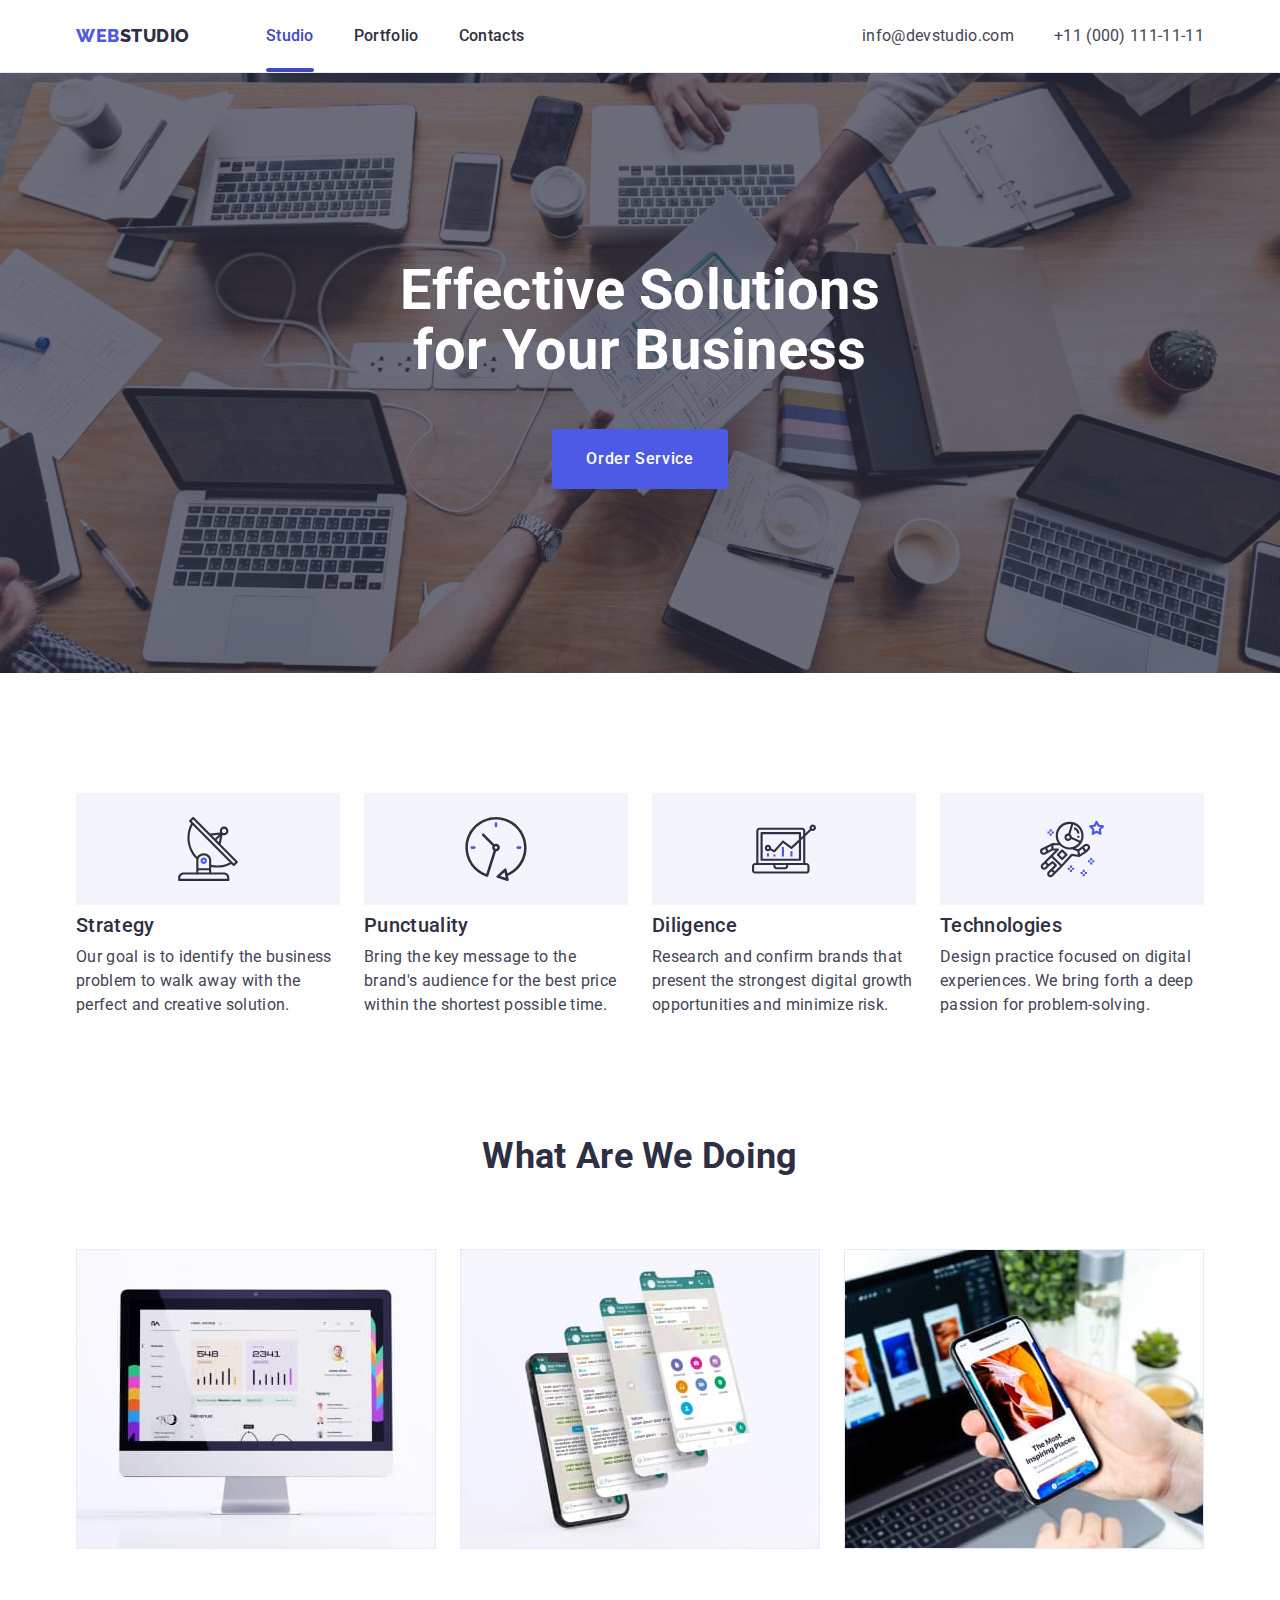
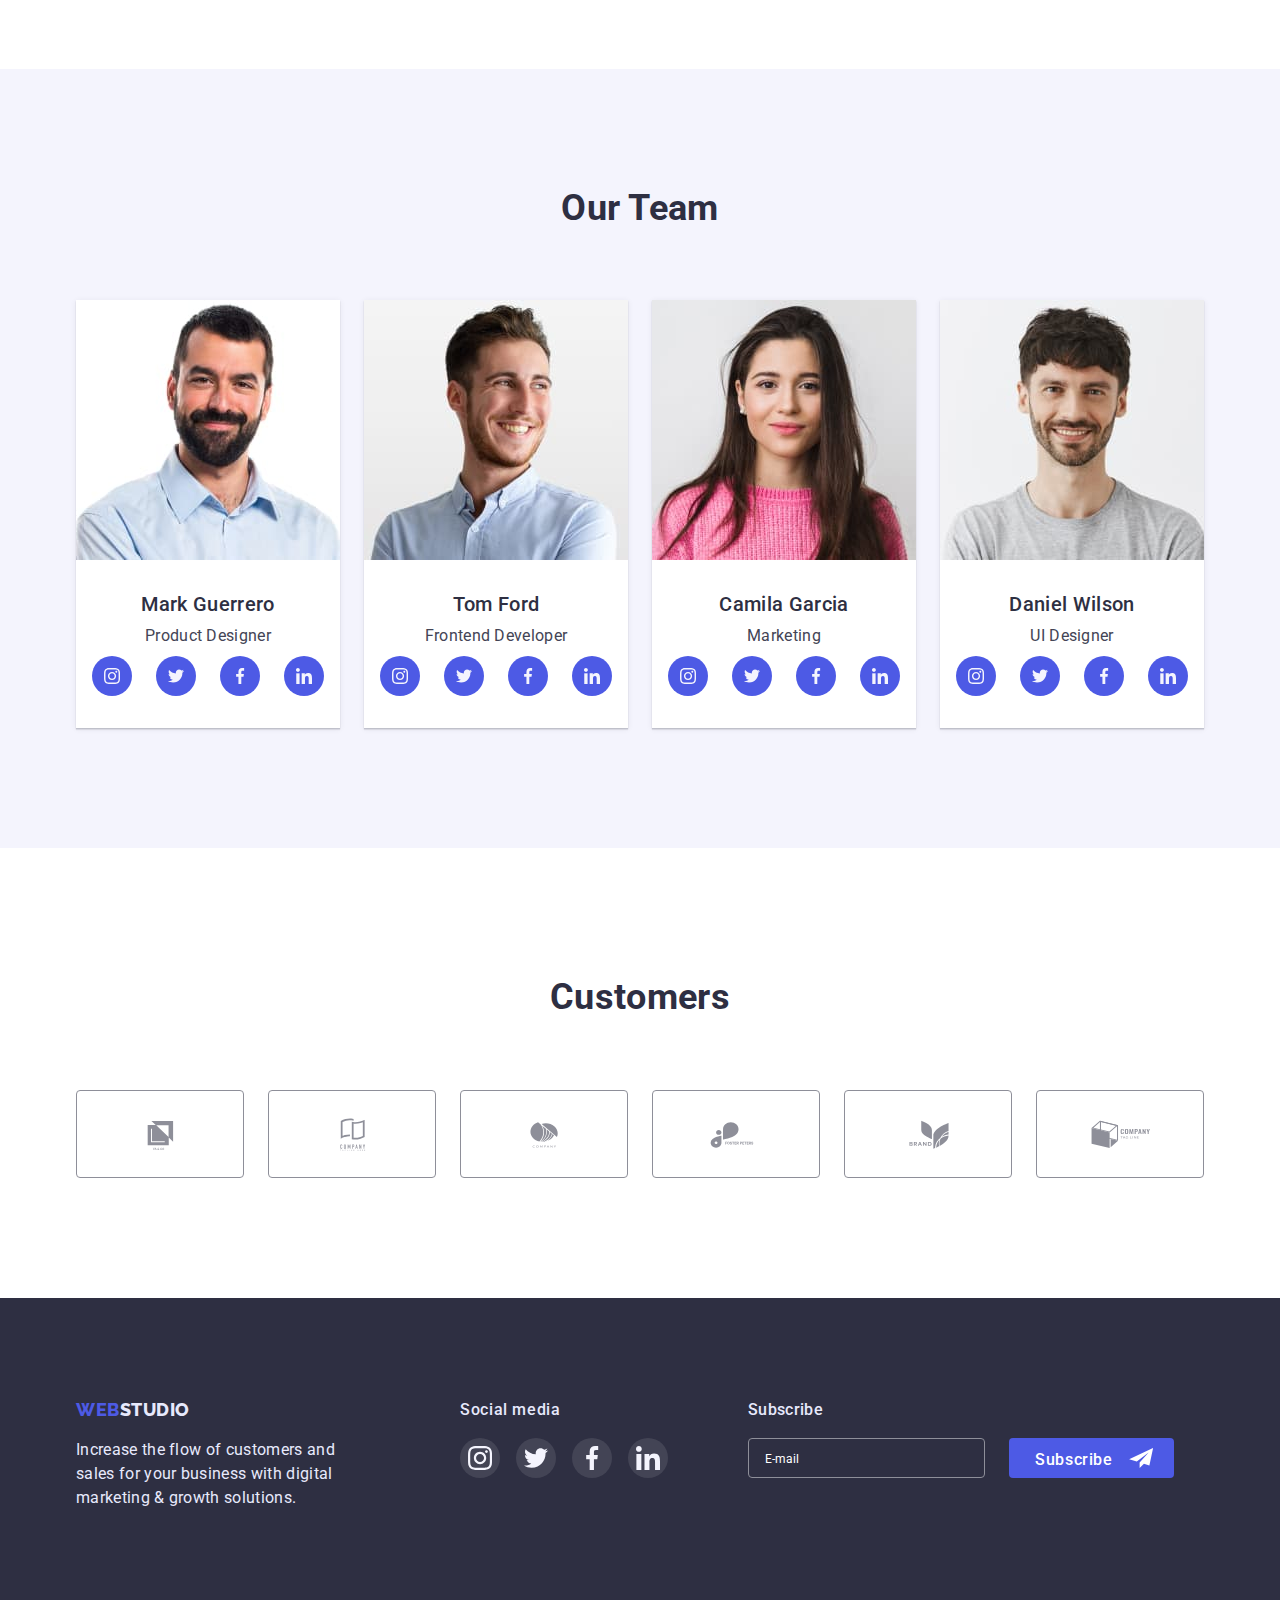
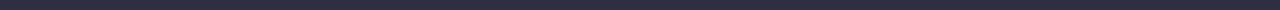
<file: index.html>
<!DOCTYPE html>
<html lang="en">
  <head>
    <meta charset="UTF-8" />
    <meta http-equiv="X-UA-Compatible" content="IE=edge" />
    <meta name="viewport" content="width=device-width, initial-scale=1.0" />
    <title>WebStudio</title>
    <link rel="preconnect" href="https://fonts.googleapis.com" />
    <link rel="preconnect" href="https://fonts.gstatic.com" crossorigin />
    <link
      href="https://fonts.googleapis.com/css2?family=Raleway:wght@800&family=Roboto:wght@400;500;700;900&display=swap"
      rel="stylesheet"
    />
    <link
      rel="stylesheet"
      href="https://cdnjs.cloudflare.com/ajax/libs/modern-normalize/1.1.0/modern-normalize.min.css"
    />
    <link rel="stylesheet" href="./css/styles.css" />
  </head>
  <body>
    <header class="header">
      <div class="container nav">
        <nav class="header-navigation">
          <a href="./index.html" class="header-logo link"
            >Web<span>Studio</span></a
          >
          <ul class="header-list list">
            <li>
              <a href="#studio" class="header-link current link">Studio</a>
            </li>
            <li>
              <a href="./portfolio.html" class="header-link link">Portfolio</a>
            </li>
            <li>
              <a href="#" class="header-link link">Contacts</a>
            </li>
          </ul>
        </nav>

        <address class="header-adress">
          <ul class="address-list-two list">
            <li class="header-item-two">
              <a href="mailto:info@devstudio.com" class="header-link-two link"
                >info@devstudio.com</a
              >
            </li>
            <li class="header-item-two">
              <a href="tel:+110001111111" class="header-link-two link"
                >+11 (000) 111-11-11</a
              >
            </li>
          </ul>
        </address>
      </div>
    </header>

    <main>
      <!-- Hero section -->

      <section id="studio" class="hero overlay">
        <div class="container hero-container">
          <h1 class="hero-title">Effective Solutions for Your Business</h1>
          <button type="button" data-modal-open class="hero-btn btn">
            Order Service
          </button>
        </div>
      </section>

      <!-- /Hero section -->

      <!-- Descriptions section -->
      <section class="decr">
        <div class="container">
          <h2 class="visually-hidden">Descriptions</h2>
          <ul class="decr-list list">
            <li class="decr-item">
              <div class="decr-item-box">
                <svg class="decr-icon" width="64" height="64">
                  <use href="./images/icons.svg#icon-antenna-1"></use>
                </svg>
              </div>
              <h3 class="decr-title title-secondary">Strategy</h3>
              <p class="decr-subtitle">
                Our goal is to identify the business problem to walk away with
                the perfect and creative solution.
              </p>
            </li>
            <li class="decr-item">
              <div class="decr-item-box">
                <svg class="decr-icon" width="64" height="64">
                  <use href="./images/icons.svg#icon-clock-1"></use>
                </svg>
              </div>
              <h3 class="decr-title title-secondary">Punctuality</h3>
              <p class="decr-subtitle">
                Bring the key message to the brand's audience for the best price
                within the shortest possible time.
              </p>
            </li>
            <li class="decr-item">
              <div class="decr-item-box">
                <svg class="decr-icon" width="64" height="64">
                  <use href="./images/icons.svg#icon-diagram-1"></use>
                </svg>
              </div>
              <h3 class="decr-title title-secondary">Diligence</h3>
              <p class="decr-subtitle">
                Research and confirm brands that present the strongest digital
                growth opportunities and minimize risk.
              </p>
            </li>
            <li class="decr-item">
              <div class="decr-item-box">
                <svg class="decr-icon" width="64" height="64">
                  <use href="./images/icons.svg#icon-astronaut-1"></use>
                </svg>
              </div>
              <h3 class="decr-title title-secondary">Technologies</h3>
              <p class="decr-subtitle">
                Design practice focused on digital experiences. We bring forth a
                deep passion for problem-solving.
              </p>
            </li>
          </ul>
        </div>
      </section>
      <!--/ Descriptions section -->

      <!-- About section -->
      <section class="about">
        <div class="container">
          <h2 class="about-title title-primary">What are we doing</h2>
          <ul class="about-list list">
            <li class="about-item">
              <img
                src="./images/img1.jpg"
                alt="personal computer"
                width="360"
              />
            </li>
            <li class="about-item">
              <img
                src="./images/img2.jpg"
                alt="phone with screen"
                width="360"
              />
            </li>
            <li class="about-item">
              <img
                src="./images/img3.jpg"
                alt="laptop with phone"
                width="360"
              />
            </li>
          </ul>
        </div>
      </section>
      <!--/ About section -->

      <!-- Team section -->
      <section class="team">
        <div class="container">
          <h2 class="team-title-primary title-primary">Our Team</h2>
          <ul class="team-list list">
            <li class="team-item">
              <img src="./images/img4.jpg" alt="Mark Guerrero" width="264" />
              <div class="team-social-box">
                <h3 class="team-title title-secondary">Mark Guerrero</h3>
                <p class="team-subtitle">Product Designer</p>
                <ul class="team-social-list list">
                  <li class="team-social-item">
                    <a href="" class="team-social-link">
                      <svg class="team-social-icon" width="16" height="16">
                        <use href="./images/icons.svg#icon-instagram"></use>
                      </svg>
                    </a>
                  </li>
                  <li class="team-social-item">
                    <a href="" class="team-social-link">
                      <svg class="team-social-icon" width="16" height="16">
                        <use href="./images/icons.svg#icon-twitter"></use>
                      </svg>
                    </a>
                  </li>
                  <li class="team-social-item">
                    <a href="" class="team-social-link">
                      <svg class="team-social-icon" width="16" height="16">
                        <use href="./images/icons.svg#icon-facebook"></use>
                      </svg>
                    </a>
                  </li>
                  <li class="team-social-item">
                    <a href="" class="team-social-link">
                      <svg class="team-social-icon" width="16" height="16">
                        <use href="./images/icons.svg#icon-linkedin"></use>
                      </svg>
                    </a>
                  </li>
                </ul>
              </div>
            </li>

            <li class="team-item">
              <img src="./images/img5.jpg" alt="Tom Ford" width="264" />
              <div class="team-social-box">
                <h3 class="team-title title-secondary">Tom Ford</h3>
                <p class="team-subtitle">Frontend Developer</p>
                <ul class="team-social-list list">
                  <li class="team-social-item">
                    <a href="" class="team-social-link">
                      <svg class="team-social-icon" width="16" height="16">
                        <use href="./images/icons.svg#icon-instagram"></use>
                      </svg>
                    </a>
                  </li>
                  <li class="team-social-item">
                    <a href="" class="team-social-link">
                      <svg class="team-social-icon" width="16" height="16">
                        <use href="./images/icons.svg#icon-twitter"></use>
                      </svg>
                    </a>
                  </li>
                  <li class="team-social-item">
                    <a href="" class="team-social-link">
                      <svg class="team-social-icon" width="16" height="16">
                        <use href="./images/icons.svg#icon-facebook"></use>
                      </svg>
                    </a>
                  </li>
                  <li class="team-social-item">
                    <a href="" class="team-social-link">
                      <svg class="team-social-icon" width="16" height="16">
                        <use href="./images/icons.svg#icon-linkedin"></use>
                      </svg>
                    </a>
                  </li>
                </ul>
              </div>
            </li>

            <li class="team-item">
              <img src="./images/img6.jpg" alt="Camila Garcia" width="264" />
              <div class="team-social-box">
                <h3 class="team-title title-secondary">Camila Garcia</h3>
                <p class="team-subtitle">Marketing</p>
                <ul class="team-social-list list">
                  <li class="team-social-item">
                    <a href="" class="team-social-link">
                      <svg class="team-social-icon" width="16" height="16">
                        <use href="./images/icons.svg#icon-instagram"></use>
                      </svg>
                    </a>
                  </li>
                  <li class="team-social-item">
                    <a href="" class="team-social-link">
                      <svg class="team-social-icon" width="16" height="16">
                        <use href="./images/icons.svg#icon-twitter"></use>
                      </svg>
                    </a>
                  </li>
                  <li class="team-social-item">
                    <a href="" class="team-social-link">
                      <svg class="team-social-icon" width="16" height="16">
                        <use href="./images/icons.svg#icon-facebook"></use>
                      </svg>
                    </a>
                  </li>
                  <li class="team-social-item">
                    <a href="" class="team-social-link">
                      <svg class="team-social-icon" width="16" height="16">
                        <use href="./images/icons.svg#icon-linkedin"></use>
                      </svg>
                    </a>
                  </li>
                </ul>
              </div>
            </li>

            <li class="team-item">
              <img src="./images/img7.jpg" alt="Daniel Wilson" width="264" />
              <div class="team-social-box">
                <h3 class="team-title title-secondary team-name">
                  Daniel Wilson
                </h3>
                <p class="team-subtitle">UI Designer</p>
                <ul class="team-social-list list">
                  <li class="team-social-item">
                    <a href="" class="team-social-link">
                      <svg class="team-social-icon" width="16" height="16">
                        <use href="./images/icons.svg#icon-instagram"></use>
                      </svg>
                    </a>
                  </li>
                  <li class="team-social-item">
                    <a href="" class="team-social-link">
                      <svg class="team-social-icon" width="16" height="16">
                        <use href="./images/icons.svg#icon-twitter"></use>
                      </svg>
                    </a>
                  </li>
                  <li class="team-social-item">
                    <a href="" class="team-social-link">
                      <svg class="team-social-icon" width="16" height="16">
                        <use href="./images/icons.svg#icon-facebook"></use>
                      </svg>
                    </a>
                  </li>
                  <li class="team-social-item">
                    <a href="" class="team-social-link">
                      <svg class="team-social-icon" width="16" height="16">
                        <use href="./images/icons.svg#icon-linkedin"></use>
                      </svg>
                    </a>
                  </li>
                </ul>
              </div>
            </li>
          </ul>
        </div>
      </section>
      <!--/ Team section -->

      <!-- Customers -->
      <section class="customers">
        <div class="container">
          <h2 class="customers-title title-primary">Customers</h2>
          <ul class="customers-list list">
            <li class="customers-item">
              <a href="" class="customers-link">
                <svg class="customers-icon" width="104" height="56">
                  <use href="./images/icons.svg#icon-Client-1"></use>
                </svg>
              </a>
            </li>
            <li class="customers-item">
              <a href="" class="customers-link">
                <svg class="customers-icon" width="104" height="56">
                  <use href="./images/icons.svg#icon-Client-2"></use>
                </svg>
              </a>
            </li>
            <li class="customers-item">
              <a href="" class="customers-link">
                <svg class="customers-icon" width="104" height="56">
                  <use href="./images/icons.svg#icon-Client-3"></use>
                </svg>
              </a>
            </li>
            <li class="customers-item">
              <a href="" class="customers-link">
                <svg class="customers-icon" width="104" height="56">
                  <use href="./images/icons.svg#icon-Client-4"></use>
                </svg>
              </a>
            </li>
            <li class="customers-item">
              <a href="" class="customers-link">
                <svg class="customers-icon" width="104" height="56">
                  <use href="./images/icons.svg#icon-Client-5"></use>
                </svg>
              </a>
            </li>
            <li class="customers-item">
              <a href="" class="customers-link">
                <svg class="customers-icon" width="104" height="56">
                  <use href="./images/icons.svg#icon-Client-6"></use>
                </svg>
              </a>
            </li>
          </ul>
        </div>
      </section>
      <!--/ Customers -->
    </main>
    <!-- Footer -->
    <footer class="footer">
      <div class="container footer-container">
        <div>
          <a href="./index.html" class="footer-logo link"
            >Web<span>Studio</span></a
          >
          <p class="footer-subtitle">
            Increase the flow of customers and sales for your business with
            digital marketing & growth solutions.
          </p>
        </div>
        <div class="footer-social-box">
          <h2 class="footer-title">Social media</h2>
          <ul class="footer-social-list list">
            <li class="footer-social-item">
              <a href="" class="footer-social-link">
                <svg class="footer-social-icon" width="24" height="24">
                  <use href="./images/icons.svg#icon-instagram"></use>
                </svg>
              </a>
            </li>
            <li class="footer-social-item">
              <a href="" class="footer-social-link">
                <svg class="footer-social-icon" width="24" height="24">
                  <use href="./images/icons.svg#icon-twitter"></use>
                </svg>
              </a>
            </li>
            <li class="footer-social-item">
              <a href="" class="footer-social-link">
                <svg class="footer-social-icon" width="24" height="24">
                  <use href="./images/icons.svg#icon-facebook"></use>
                </svg>
              </a>
            </li>
            <li class="footer-social-item">
              <a href="" class="footer-social-link">
                <svg class="footer-social-icon" width="24" height="24">
                  <use href="./images/icons.svg#icon-linkedin"></use>
                </svg>
              </a>
            </li>
          </ul>
        </div>

        <div class="footer-subscrible">
          <p class="footer-subscrible-title">Subscribe</p>
          <form class="footer-subscrible-wrapper">
            <input
              type="email"
              name="email"
              class="footer-subscrible-input"
              placeholder="E-mail"
              required
            />
            <button type="submit" class="footer-subscrible-btn btn">
              Subscribe
              <svg class="footer-social-subscrible-icon" width="24" height="20">
                <use href="./images/icons.svg#icon-icon-send"></use>
              </svg>
            </button>
          </form>
        </div>
      </div>
    </footer>
    <!--/ Modal is-hidden -->
    <div class="backdrop is-hidden" data-modal>
      <div class="modal">
        <button type="button" data-modal-close class="modal-close-btn">
          <svg class="modal-close-img" width="8" height="8">
            <use href="./images/icons.svg#icon-close-black"></use>
          </svg>
        </button>
        <p class="modal-title">Leave your contacts and we will call you back</p>
        <form class="modal-form">
          <label class="modal-form-label"
            ><span class="modal-form-input-descr">Name</span>
            <span class="modal-form-input-wrapper">
              <input
                type="text"
                class="modal-form-input"
                name="name"
                required
                pattern="^[a-zA-Za]+"
                minlength="2"
              />
              <svg class="form-icon" width="18" height="24">
                <use href="./images/icons.svg#icon-person-black-18dp-1"></use>
              </svg>
            </span>
          </label>

          <label class="modal-form-label"
            ><span class="modal-form-input-descr">Phone</span>
            <span class="modal-form-input-wrapper">
              <input
                type="tel"
                class="modal-form-input"
                name="phone"
                required
                pattern="[0-9]{3}-[0-9]{3}-[0-9]{2}-[0-9]{2}"
                title="xxx-xxx-xx-xx"
              />
              <svg class="form-icon" width="18" height="24">
                <use href="./images/icons.svg#icon-phone-black-18dp-1"></use>
              </svg>
            </span>
          </label>

          <label class="modal-form-label"
            ><span class="modal-form-input-descr">Email</span>
            <span class="modal-form-input-wrapper">
              <input type="email" class="modal-form-input" name="email" />
              <svg class="form-icon" width="18" height="24">
                <use href="./images/icons.svg#icon-email-black-18dp-1"></use>
              </svg>
            </span>
          </label>

          <label class="modal-form-label"
            ><span class="modal-form-input-descr">Comment</span>
            <textarea
              name="comment"
              class="modal-form-comment"
              placeholder="Text input"
            ></textarea>
          </label>

          <label class="form-label-checkbox">
            <input
              type="checkbox"
              class="form-checkbox visually-hidden"
              name="policy"
            />
            <span class="policy-icon"
              ><svg class="form-checkbox" width="16" height="16">
                <use href="./images/icons.svg#icon-click"></use>
              </svg>
            </span>
            <span class="checkbox-text"
              >I accept the terms and conditions of the&nbsp;<a
                href="#"
                class="link-policy"
                >Privacy Policy</a
              ></span
            >
          </label>

          <button type="submit" class="form-btn btn">Send</button>
        </form>
      </div>
    </div>
    <script src="./js/modal.js"></script>
  </body>
</html>
</file>
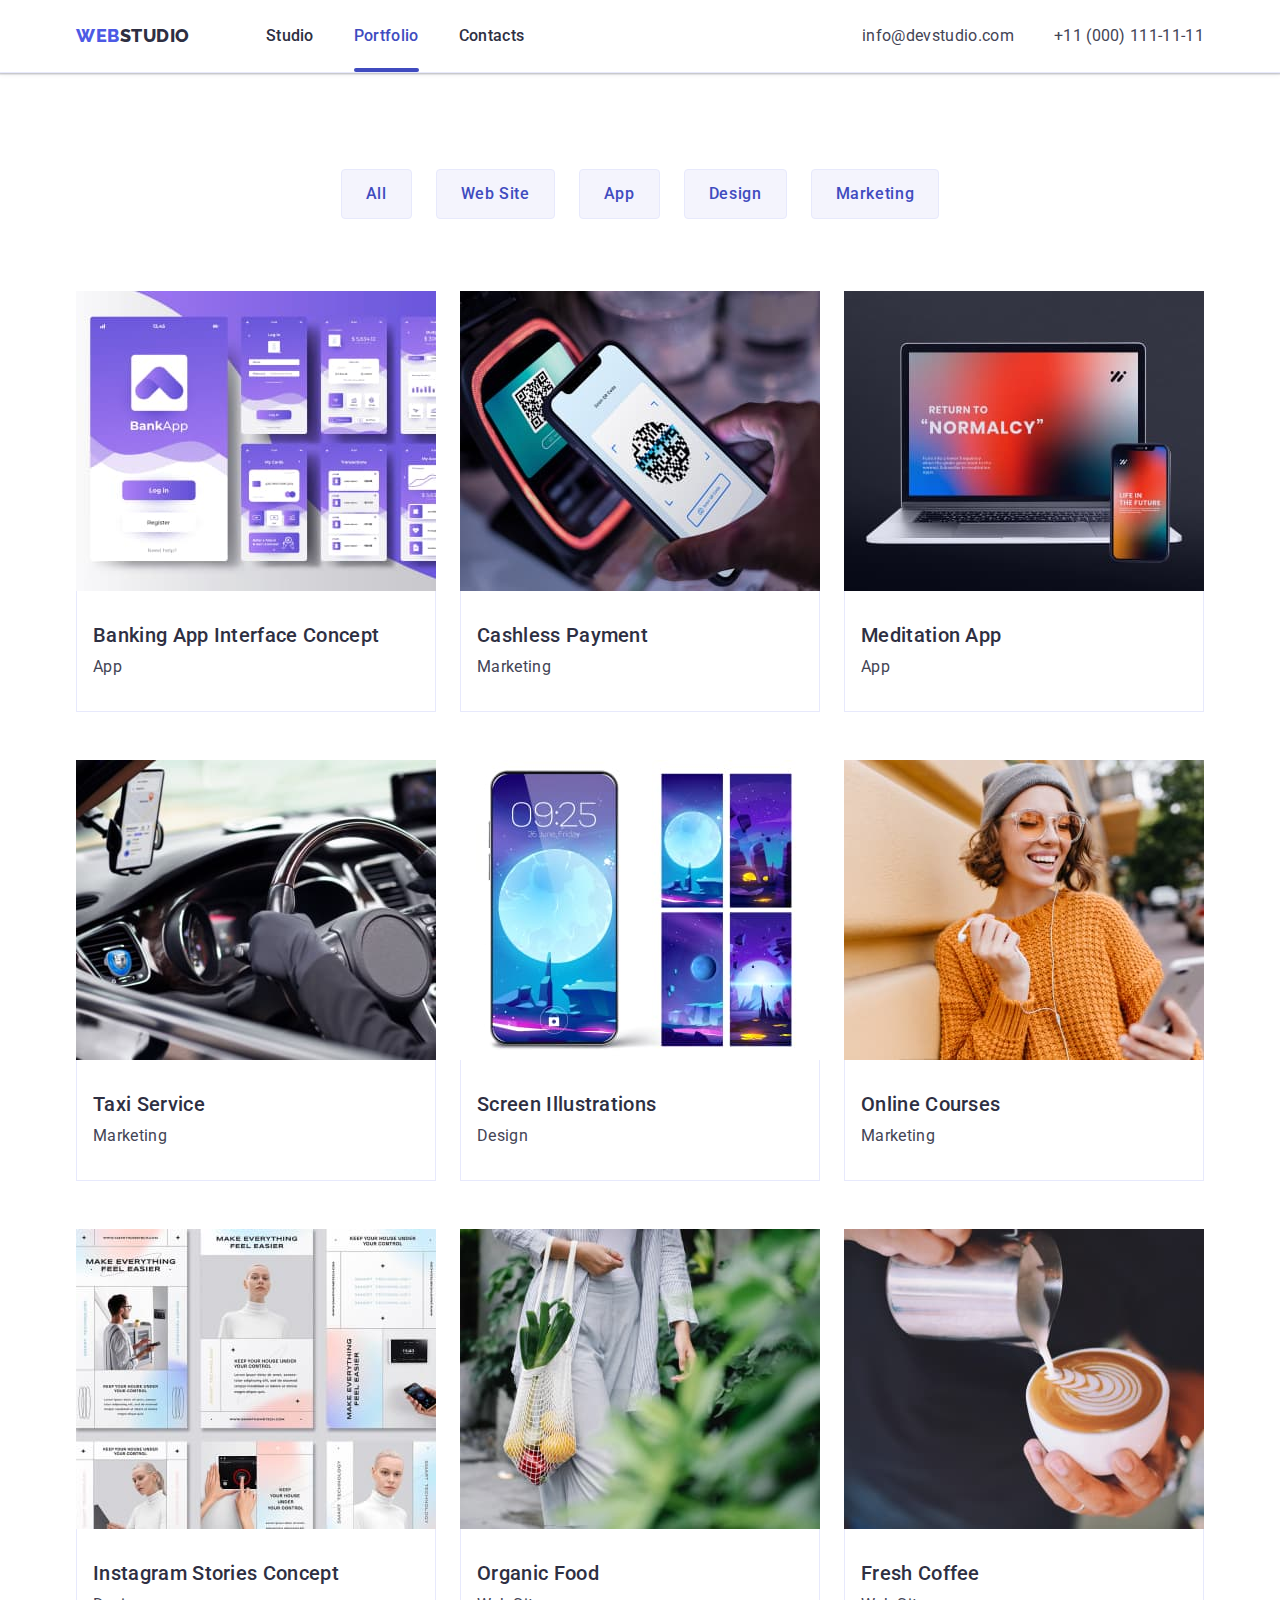
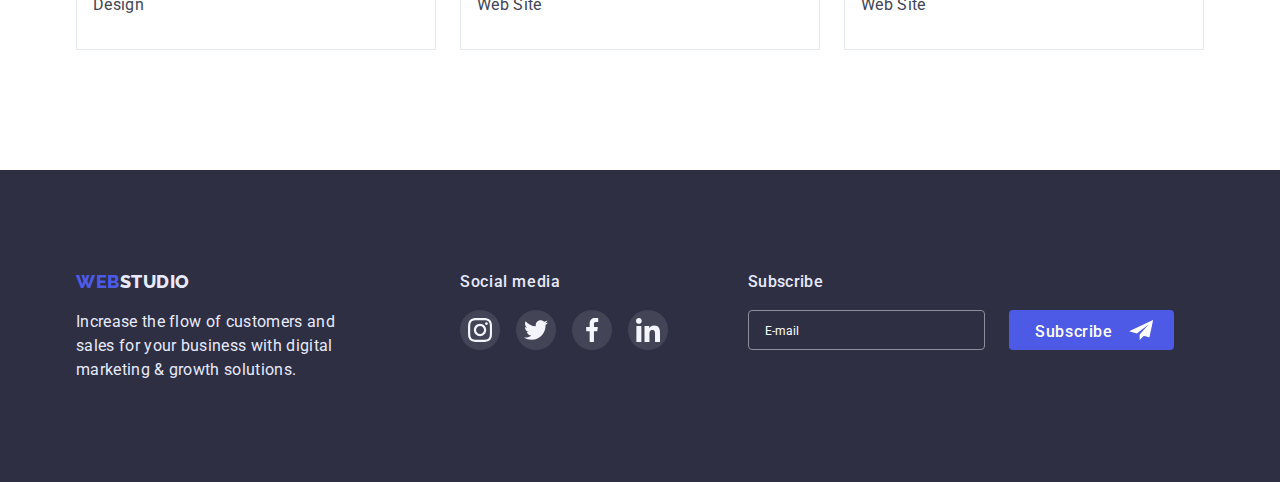
<file: portfolio.html>
<!DOCTYPE html>
<html lang="en">
  <head>
    <meta charset="UTF-8" />
    <meta http-equiv="X-UA-Compatible" content="IE=edge" />
    <meta name="viewport" content="width=device-width, initial-scale=1.0" />
    <title>WebStudio</title>
    <link rel="preconnect" href="https://fonts.googleapis.com" />
    <link rel="preconnect" href="https://fonts.gstatic.com" crossorigin />
    <link
      href="https://fonts.googleapis.com/css2?family=Raleway:wght@800&family=Roboto:wght@400;500;700;900&display=swap"
      rel="stylesheet"
    />
    <link
      rel="stylesheet"
      href="https://cdnjs.cloudflare.com/ajax/libs/modern-normalize/1.1.0/modern-normalize.min.css"
    />
    <link rel="stylesheet" href="./css/styles.css" />
  </head>
  <body>
    <header class="header">
      <div class="container nav">
        <nav class="header-navigation">
          <a href="./index.html" class="header-logo link"
            >Web<span>Studio</span></a
          >
          <ul class="header-list list">
            <li>
              <a href="./index.html" class="header-link link">Studio</a>
            </li>
            <li>
              <a href="#portfolio" class="header-link current link"
                >Portfolio</a
              >
            </li>
            <li>
              <a href="#contacts" class="header-link link">Contacts</a>
            </li>
          </ul>
        </nav>

        <address class="header-adress">
          <ul class="address-list-two list">
            <li class="header-item-two">
              <a href="mailto:info@devstudio.com" class="header-link-two link"
                >info@devstudio.com</a
              >
            </li>
            <li class="header-item-two">
              <a href="tel:+110001111111" class="header-link-two link"
                >+11 (000) 111-11-11</a
              >
            </li>
          </ul>
        </address>
      </div>
    </header>

    <main>
      <section id="portfolio" class="portfolio">
        <div class="container">
          <h1 class="visually-hidden">Portfolio</h1>
          <ul class="portfolio-list list">
            <li>
              <button type="button" class="portfolio-btn btn">All</button>
            </li>
            <li>
              <button type="button" class="portfolio-btn btn">Web Site</button>
            </li>
            <li>
              <button type="button" class="portfolio-btn btn">App</button>
            </li>
            <li>
              <button type="button" class="portfolio-btn btn">Design</button>
            </li>
            <li>
              <button type="button" class="portfolio-btn btn">Marketing</button>
            </li>
          </ul>

          <!-- Services section -->

          <ul class="service-list list">
            <li class="service-item">
              <a href="" class="service-box link">
                <div class="service-thumb">
                  <img
                    src="./images/banking.jpg"
                    alt="Banking App Interface Concept"
                    width="360"
                  />
                  <p class="service-overlay">
                    14 Stylish and User-Friendly App Design Concepts · Task
                    Manager App · Calorie Tracker App · Exotic Fruit Ecommerce
                    App · Cloud Storage App
                  </p>
                </div>
                <div class="service-card-content">
                  <h2 class="service-title title-secondary">
                    Banking App Interface Concept
                  </h2>
                  <p class="service-subtitle">App</p>
                </div>
              </a>
            </li>
            <li class="service-item">
              <a href="" class="service-box link">
                <div class="service-thumb">
                  <img
                    src="./images/cashless.jpg"
                    alt="Cashless Payment"
                    width="360"
                  />
                  <p class="service-overlay">
                    14 Stylish and User-Friendly App Design Concepts · Task
                    Manager App · Calorie Tracker App · Exotic Fruit Ecommerce
                    App · Cloud Storage App
                  </p>
                </div>
                <div class="service-card-content">
                  <h2 class="service-title title-secondary">
                    Cashless Payment
                  </h2>
                  <p class="service-subtitle">Marketing</p>
                </div>
              </a>
            </li>
            <li class="service-item">
              <a href="" class="service-box link">
                <div class="service-thumb">
                  <img
                    src="./images/meditaion.jpg"
                    alt="Meditaion App"
                    width="360"
                  />
                  <p class="service-overlay">
                    14 Stylish and User-Friendly App Design Concepts · Task
                    Manager App · Calorie Tracker App · Exotic Fruit Ecommerce
                    App · Cloud Storage App
                  </p>
                </div>
                <div class="service-card-content">
                  <h2 class="service-title title-secondary">Meditation App</h2>
                  <p class="service-subtitle">App</p>
                </div>
              </a>
            </li>
            <li class="service-item">
              <a href="" class="service-box link">
                <div class="service-thumb">
                  <img src="./images/taxi.jpg" alt="Taxi Service" width="360" />
                  <p class="service-overlay">
                    14 Stylish and User-Friendly App Design Concepts · Task
                    Manager App · Calorie Tracker App · Exotic Fruit Ecommerce
                    App · Cloud Storage App
                  </p>
                </div>
                <div class="service-card-content">
                  <h2 class="service-title title-secondary">Taxi Service</h2>
                  <p class="service-subtitle">Marketing</p>
                </div>
              </a>
            </li>
            <li class="service-item">
              <a href="" class="service-box link">
                <div class="service-thumb">
                  <img
                    src="./images/screen.jpg"
                    alt="Screen Illustrations"
                    width="360"
                  />
                  <p class="service-overlay">
                    14 Stylish and User-Friendly App Design Concepts · Task
                    Manager App · Calorie Tracker App · Exotic Fruit Ecommerce
                    App · Cloud Storage App
                  </p>
                </div>
                <div class="service-card-content">
                  <h2 class="service-title title-secondary">
                    Screen Illustrations
                  </h2>
                  <p class="service-subtitle">Design</p>
                </div>
              </a>
            </li>
            <li class="service-item">
              <a href="" class="service-box link">
                <div class="service-thumb">
                  <img
                    src="./images/online.jpg"
                    alt="Online Courses"
                    width="360"
                  />
                  <p class="service-overlay">
                    14 Stylish and User-Friendly App Design Concepts · Task
                    Manager App · Calorie Tracker App · Exotic Fruit Ecommerce
                    App · Cloud Storage App
                  </p>
                </div>
                <div class="service-card-content">
                  <h2 class="service-title title-secondary">Online Courses</h2>
                  <p class="service-subtitle">Marketing</p>
                </div>
              </a>
            </li>
            <li class="service-item">
              <a href="" class="service-box link">
                <div class="service-thumb">
                  <img
                    src="./images/instagram.jpg"
                    alt="Instagram Stories Concept"
                    width="360"
                  />
                  <p class="service-overlay">
                    14 Stylish and User-Friendly App Design Concepts · Task
                    Manager App · Calorie Tracker App · Exotic Fruit Ecommerce
                    App · Cloud Storage App
                  </p>
                </div>
                <div class="service-card-content">
                  <h2 class="service-title title-secondary">
                    Instagram Stories Concept
                  </h2>
                  <p class="service-subtitle">Design</p>
                </div>
              </a>
            </li>
            <li class="service-item">
              <a href="" class="service-box link">
                <div class="service-thumb">
                  <img
                    src="./images/organic.jpg"
                    alt="Organic Food"
                    width="360"
                  />
                  <p class="service-overlay">
                    14 Stylish and User-Friendly App Design Concepts · Task
                    Manager App · Calorie Tracker App · Exotic Fruit Ecommerce
                    App · Cloud Storage App
                  </p>
                </div>
                <div class="service-card-content">
                  <h2 class="service-title title-secondary">Organic Food</h2>
                  <p class="service-subtitle">Web Site</p>
                </div>
              </a>
            </li>
            <li class="service-item">
              <a href="" class="service-box link">
                <div class="service-thumb">
                  <img
                    src="./images/coffee.jpg"
                    alt="Fresh Coffee"
                    width="360"
                  />
                  <p class="service-overlay">
                    14 Stylish and User-Friendly App Design Concepts · Task
                    Manager App · Calorie Tracker App · Exotic Fruit Ecommerce
                    App · Cloud Storage App
                  </p>
                </div>
                <div class="service-card-content">
                  <h2 class="service-title title-secondary">Fresh Coffee</h2>
                  <p class="service-subtitle">Web Site</p>
                </div>
              </a>
            </li>
          </ul>
        </div>
      </section>
    </main>

    <footer id="contacts" class="footer">
      <div class="container footer-container">
        <div>
          <a href="./index.html" class="footer-logo link"
            >Web<span>Studio</span></a
          >
          <p class="footer-subtitle">
            Increase the flow of customers and sales for your business with
            digital marketing & growth solutions.
          </p>
        </div>

        <div class="footer-social-box">
          <h2 class="footer-title">Social media</h2>
          <ul class="footer-social-list list">
            <li class="footer-social-item">
              <a href="" class="footer-social-link">
                <svg class="footer-social-icon" width="24" height="24">
                  <use href="./images/icons.svg#icon-instagram"></use>
                </svg>
              </a>
            </li>
            <li class="footer-social-item">
              <a href="" class="footer-social-link">
                <svg class="footer-social-icon" width="24" height="24">
                  <use href="./images/icons.svg#icon-twitter"></use>
                </svg>
              </a>
            </li>
            <li class="footer-social-item">
              <a href="" class="footer-social-link">
                <svg class="footer-social-icon" width="24" height="24">
                  <use href="./images/icons.svg#icon-facebook"></use>
                </svg>
              </a>
            </li>
            <li class="footer-social-item">
              <a href="" class="footer-social-link">
                <svg class="footer-social-icon" width="24" height="24">
                  <use href="./images/icons.svg#icon-linkedin"></use>
                </svg>
              </a>
            </li>
          </ul>
        </div>
        <div class="footer-subscrible">
          <p class="footer-subscrible-title">Subscribe</p>
          <form class="footer-subscrible-wrapper">
            <input
              type="email"
              name="email"
              class="footer-subscrible-input"
              placeholder="E-mail"
              required
            />
            <button type="submit" class="footer-subscrible-btn btn">
              Subscribe
              <svg class="footer-social-subscrible-icon" width="24" height="20">
                <use href="./images/icons.svg#icon-icon-send"></use>
              </svg>
            </button>
          </form>
        </div>
      </div>
    </footer>
  </body>
</html>
</file>
<file: css/styles.css>
:root {
  --primary-text-color: #434455;
  --primary-white-color: #ffffff;
  --primary-brand: #4d5ae5;
  --accent-text-color: #e7e9fc;
  --header-color: #2e2f42;
  --pressed-state-color: #404bbf;
  --accent-bg-color: #f4f4fd;
  --subtle-icon-color: #8e8f99;
  --succes-icon-color: #31d0aa;
  --modal-background-color: #fcfcfc;

  --secondary-font: "Raleway", sans-serif;
  --card-set-gap: 24px;
  --card-set-gap-vertical: 48px;
}
body {
  font-family: "Roboto", sans-serif;
  background-color: var(--primary-white-color);
  color: var(--primary-text-color);
  font-size: 16px;
  line-height: 1.5;
  letter-spacing: 0.02em;
}
h1,
h2,
h3,
h4,
h5,
h6,
p,
ul {
  margin: 0;
  padding: 0;
}
img {
  display: block;
  max-width: 100%;
  height: auto;
}
.container {
  width: 1158px;
  padding: 0 15px;
  margin: 0 auto;
}
.list {
  list-style: none;
}
.link {
  text-decoration: none;
}
.btn {
  border-radius: 4px;
  font-family: inherit;
  font-weight: 500;
  font-size: 16px;
  line-height: 1.5;
  letter-spacing: 0.04em;
  cursor: pointer;
}
.title-primary {
  text-transform: capitalize;
  text-align: center;
  margin-bottom: 72px;
  font-size: 36px;
  line-height: 1.1;
  color: var(--header-color);
}
.title-secondary {
  font-weight: 500;
  font-size: 20px;
  line-height: 1.2;
  color: var(--header-color);
}
.visually-hidden {
  position: absolute;
  width: 1px;
  height: 1px;
  margin: -1px;
  border: 0;
  padding: 0;
  white-space: nowrap;
  clip-path: inset(100%);
  clip: rect(0 0 0 0);
  overflow: hidden;
}

/* ---------Header--------- */
.header {
  border-bottom: 1px solid var(--accent-text-color);
  padding: 24px 0;
  box-shadow: 0px 1px 6px rgba(46, 47, 66, 0.08),
    0px 1px 1px rgba(46, 47, 66, 0.16), 0px 2px 1px rgba(46, 47, 66, 0.08);
}
.nav {
  display: flex;
  text-align: center;
}
.header-navigation {
  display: flex;
  align-items: center;
}
.header-list {
  display: flex;
  gap: 40px;
}
.address-list-two {
  display: flex;
  gap: 40px;
}
.header-adress {
  margin-left: auto;
}
.header-logo {
  margin-right: 76px;
  color: var(--primary-brand);
  font-family: var(--secondary-font);
  font-weight: 800;
  font-size: 18px;
  line-height: 1.33;
  letter-spacing: 0.03em;
  text-transform: uppercase;
}
.header-logo span,
.header-item {
  color: var(--header-color);
}
.header-link {
  font-weight: 500;
  color: var(--header-color);
  position: relative;
  transition: color 250ms cubic-bezier(0.4, 0, 0.2, 1);
}
.header-link:is(:hover, :focus) {
  color: var(--primary-brand);
}
.current {
  color: var(--pressed-state-color);
}
.header-link.current::after {
  content: "";
  display: block;
  position: absolute;
  width: 100%;
  height: 4px;
  border-radius: 2px;
  background-color: var(--pressed-state-color);
  bottom: -27px;
}
.header-link-two {
  font-style: normal;
  color: var(--primary-text-color);
  transition: color 250ms cubic-bezier(0.4, 0, 0.2, 1);
}
.header-link-two:is(:hover, :focus) {
  color: var(--primary-brand);
}

/* ---------Hero--------- */
.hero-container {
  text-align: center;
}
.hero {
  background-color: var(--header-color);
  padding-top: 188px;
  padding-bottom: 188px;
}
.overlay {
  height: 600px;
  max-width: 1440px;
  margin-left: auto;
  margin-right: auto;
  background-image: linear-gradient(
      rgba(46, 47, 66, 0.7),
      rgba(46, 47, 66, 0.7)
    ),
    url(../images/people-office.jpg);
  background-repeat: no-repeat;
  background-size: cover;
  background-position: center;
}
.hero-title {
  width: 494px;
  margin-bottom: 48px;
  margin-right: auto;
  margin-left: auto;
  font-weight: 700;
  font-size: 56px;
  line-height: 1.07;
  color: var(--primary-white-color);
}
.hero-btn {
  border-color: transparent;
  padding: 16px 32px;
  background-color: var(--primary-brand);
  color: var(--primary-white-color);
  transition: background-color 250ms cubic-bezier(0.4, 0, 0.2, 1);
}
.hero-btn:is(:hover, :focus) {
  background-color: var(--pressed-state-color);
}
/* ---------Descriptions--------- */
.decr {
  padding-top: 120px;
  padding-bottom: 120px;
}
.decr-title {
  margin-bottom: 8px;
}
.decr-list {
  display: flex;
  gap: var(--card-set-gap);
}
.decr-list:last-child {
  margin-right: 0;
}
.decr-item-box {
  display: flex;
  align-items: center;
  justify-content: center;
  height: 112px;
  background-color: var(--accent-bg-color);
  margin-bottom: 8px;
}
.decr-item {
  width: 264px;
}

/* ---------About--------- */
.about {
  padding-bottom: 120px;
}
.about-list {
  display: flex;
  gap: var(--card-set-gap);
}

/* ---------Team--------- */

.team-list {
  display: flex;
  gap: var(--card-set-gap);
}
.team-list::after {
  box-sizing: border-box;
}
.team-title {
  padding-top: 32px;
  margin-bottom: 8px;
}
.team-subtitle {
  margin-bottom: 8px;
}
.team {
  padding-top: 120px;
  padding-bottom: 120px;
  background-color: var(--accent-bg-color);
}
.team-item {
  width: calc((100% - var(--card-set-gap)) / 4);
  text-align: center;
  background-color: var(--primary-white-color);
  box-shadow: 0px 1px 6px rgba(46, 47, 66, 0.08),
    0px 1px 1px rgba(46, 47, 66, 0.16), 0px 2px 1px rgba(46, 47, 66, 0.08);
}
.team-social-list {
  display: flex;
  justify-content: center;
  gap: var(--card-set-gap);
  padding-bottom: 32px;
}
.team-social-item {
  width: 40px;
  height: 40px;
}
.team-social-link {
  border-radius: 50%;
  background-color: var(--primary-brand);
  transition: background-color 250ms cubic-bezier(0.4, 0, 0.2, 1);
}
.team-social-link:is(:hover, :focus) {
  background-color: var(--pressed-state-color);
}
.team-social-link {
  display: flex;
  align-items: center;
  justify-content: center;
  width: 100%;
  height: 100%;
}
.team-social-icon {
  display: flex;
  justify-content: center;
  align-items: center;
}

/* ---------Customers--------- */
.customers {
  padding-top: 130px;
  padding-bottom: 120px;
}
.customers-list {
  display: flex;
  justify-content: center;
  align-content: center;
  gap: var(--card-set-gap);
}
.customers-item {
  width: 168px;
  height: 88px;
  border-radius: 4px;
  box-sizing: border-box;
}
.customers-link {
  display: flex;
  justify-content: center;
  align-items: center;
  width: 100%;
  height: 100%;
  fill: var(--subtle-icon-color);
  border: 1px solid var(--subtle-icon-color);
  border-radius: 4px;
  transition: fill 250ms cubic-bezier(0.4, 0, 0.2, 1),
    border-color 250ms cubic-bezier(0.4, 0, 0.2, 1);
}
.customers-link:is(:hover, :focus) {
  fill: var(--pressed-state-color);
  border-color: var(--pressed-state-color);
}

/* ---------Footer--------- */
.footer-logo {
  display: inline-block;
  margin-bottom: 16px;
  color: var(--primary-brand);
  font-family: var(--secondary-font);
  font-weight: 800;
  font-size: 18px;
  line-height: 1.33;
  letter-spacing: 0.03em;
  text-transform: uppercase;
}
.footer {
  padding-top: 100px;
  padding-bottom: 100px;
  background-color: var(--header-color);
}
.footer-logo span {
  color: var(--accent-text-color);
}
.footer-subtitle {
  width: 264px;
  color: var(--accent-text-color);
}
.footer-title {
  color: var(--accent-text-color);
  font-weight: 500;
  font-size: 16px;
  line-height: 1.5;
  letter-spacing: 0.04em;
  margin-bottom: 16px;
}
.footer-social-list {
  display: flex;
  justify-content: center;
  gap: 16px;
}
.footer-social-box {
  margin-left: 120px;
}
.footer-social-item {
  width: 40px;
  height: 40px;
}
.footer-social-link {
  border-radius: 50%;
  background-color: rgba(255, 255, 255, 0.1);
  transition: background-color 250ms cubic-bezier(0.4, 0, 0.2, 1);
}
.footer-social-link:is(:hover, :focus) {
  background-color: var(--succes-icon-color);
}
.footer-social-link {
  display: flex;
  align-items: center;
  justify-content: center;
  width: 100%;
  height: 100%;
}
.footer-social-icon {
  display: flex;
  justify-content: center;
  align-items: center;
}
.footer-container {
  display: flex;
}

.footer-container-subscrible {
  margin-left: 80px;
}
.footer-subscrible {
  display: inline;
  margin-left: 80px;
}
.footer-subscrible-title {
  display: inline-block;
  color: var(--accent-text-color);
  font-weight: 500;
  margin-bottom: 16px;
}
.footer-subscrible-wrapper {
  display: flex;
}
.footer-subscrible-input {
  color: var(--accent-text-color);
  background-color: var(--header-color);
  height: 40px;
  border: 1px solid var(--subtle-icon-color);
  border-radius: 4px;
  padding: 8px 16px;
  outline: none;
  margin-right: 24px;
  transition: border-color 250ms cubic-bezier(0.4, 0, 0.2, 1);
}
.footer-subscrible-input::placeholder {
  font-size: 12px;
  font-weight: 400;
  line-height: 1.2;
  color: var(--primary-white-color);
}
.footer-subscrible-btn {
  display: flex;
  text-align: center;
  padding: 8px 16px 8px 24px;
  border-color: transparent;
  min-width: 165px;
  height: 40px;
  background-color: var(--primary-brand);
  color: var(--primary-white-color);
  transition: background-color 250ms cubic-bezier(0.4, 0, 0.2, 1);
}
.footer-subscrible-btn:is(:hover, :focus) {
  background-color: var(--pressed-state-color);
}
.footer-social-subscrible-icon {
  margin-left: 16px;
}

/* --------------Portfolio page-------------- */
.portfolio {
  padding-top: 96px;
  padding-bottom: 120px;
}
.portfolio-list {
  display: flex;
  justify-content: center;
  gap: var(--card-set-gap);
  margin-bottom: 72px;
}
.service-list {
  display: flex;
  flex-wrap: wrap;
  margin-left: calc(-1 * var(--card-set-gap));
  margin-top: calc(-1 * var(--card-set-gap-vertical));
}
.service-item {
  flex-basis: calc(100% / 3 - var(--card-set-gap));
  margin-left: var(--card-set-gap);
  margin-top: var(--card-set-gap-vertical);
}
.service-subtitle {
  color: var(--primary-text-color);
}
.service-box {
  display: block;
  transition: box-shadow 250ms cubic-bezier(0.4, 0, 0.2, 1);
}
.service-box:is(:hover, :focus) {
  box-shadow: 0px 1px 6px rgba(46, 47, 66, 0.08),
    0px 1px 1px rgba(46, 47, 66, 0.16), 0px 2px 1px rgba(46, 47, 66, 0.08);
}
.service-card-content {
  padding: 32px 16px;
  border: 1px solid var(--accent-text-color);
  border-top: 0;
}
.service-title {
  margin-bottom: 8px;
}
.portfolio-btn {
  border: 1px solid var(--accent-text-color);
  padding: 12px 24px;
  background-color: var(--accent-bg-color);
  color: var(--pressed-state-color);
  transition: background-color 250ms cubic-bezier(0.4, 0, 0.2, 1),
    color 250ms cubic-bezier(0.4, 0, 0.2, 1),
    border-color 250ms cubic-bezier(0.4, 0, 0.2, 1),
    box-shadow 250ms cubic-bezier(0.4, 0, 0.2, 1);
}
.portfolio-btn:is(:hover, :focus) {
  background-color: var(--pressed-state-color);
  color: var(--accent-text-color);
  border-color: var(--pressed-state-color);
  box-shadow: 0px 3px 1px rgba(0, 0, 0, 0.1), 0px 2px 1px rgba(0, 0, 0, 0.08),
    0px 2px 1px rgba(0, 0, 0, 0.12);
}
.service-thumb {
  position: relative;
  overflow: hidden;
}
.service-overlay {
  color: var(--accent-bg-color);
  padding: 40px 32px 164px 32px;
  position: absolute;
  top: 0;
  left: 0;
  width: 100%;
  height: 100%;
  transform: translateY(100%);
  background-color: var(--pressed-state-color);
  transition: transform 250ms cubic-bezier(0.4, 0, 0.2, 1);
}
.service-box:is(:hover, :focus) .service-overlay {
  transform: translateY(0);
}
/* --------------modal-------------- */
.backdrop {
  position: fixed;
  top: 0;
  left: 0;
  width: 100%;
  height: 100%;
  background-color: rgba(46, 47, 66, 0.4);
  transition: opacity 250ms cubic-bezier(0.4, 0, 0.2, 1),
    visibility 250ms cubic-bezier(0.4, 0, 0.2, 1);
}
.modal {
  position: absolute;
  top: 50%;
  left: 50%;
  transform: translate(-50%, -50%) scale(1);
  padding-top: 72px;
  padding-left: 24px;
  padding-right: 24px;
  padding-bottom: 24px;
  width: 408px;
  height: 584px;
  background-color: var(--modal-background-color);
  border-radius: 4px;
  box-shadow: 0px 1px 1px rgba(0, 0, 0, 0.14), 0px 1px 3px rgba(0, 0, 0, 0.12),
    0px 2px 1px 0px rgba(0, 0, 0, 0.2);
  transition: transform 250ms cubic-bezier(0.4, 0, 0.2, 1);
}
.modal-close-btn {
  position: absolute;
  display: flex;
  align-items: center;
  justify-content: center;

  top: 24px;
  right: 24px;
  cursor: pointer;
  width: 24px;
  height: 24px;
  color: var(--header-color);
  border: 1px solid rgba(0, 0, 0, 0.1);
  border-radius: 50%;
  background-color: var(--accent-text-color);
  box-shadow: 0px 2px 1px rgba(0, 0, 0, 0.2), 0px 1px 1px rgba(0, 0, 0, 0.14),
    0px 1px 3px rgba(0, 0, 0, 0.12);
  transition: fill 250ms cubic-bezier(0.4, 0, 0.2, 1),
    background-color 250ms cubic-bezier(0.4, 0, 0.2, 1);
}
.modal-close-btn:is(:hover, :focus) {
  fill: var(--primary-white-color);
  background-color: var(--pressed-state-color);
}

.is-hidden {
  opacity: 0;
  visibility: hidden;
  pointer-events: none;
}
.backdrop.is-hidden .modal {
  transform: translate(-50%, -50%) scale(0);
}

/* --------------modal form-------------- */

.modal-title {
  font-weight: 500;
  color: var(--header-color);
  text-align: center;
  margin-bottom: 16px;
}
.modal-form {
  display: flex;
  flex-direction: column;
}
.modal-form-label {
  margin-bottom: 8px;
}
.modal-form-label:nth-child(4) {
  margin-bottom: 16px;
}
.modal-form-input-descr {
  display: block;
  font-size: 12px;
  font-weight: 400;
  line-height: 1.17;
  margin-bottom: 4px;
  color: var(--subtle-icon-color);
}
.modal-form-input-wrapper {
  display: block;
  position: relative;
}
.form-icon {
  position: absolute;
  top: 50%;
  left: 16px;
  transform: translateY(-50%);
  transition: fill 250ms cubic-bezier(0.4, 0, 0.2, 1);
}
.modal-form-input {
  width: 100%;
  height: 40px;
  border: 1px solid #2e2f4266;
  border-radius: 4px;
  padding: 8px 16px;
  padding-left: 38px;
  transition: border-color 250ms cubic-bezier(0.4, 0, 0.2, 1);
}

.modal-form-input:focus {
  display: block;
  outline: none;
  border-color: var(--primary-brand);
}
.modal-form-input:focus + .form-icon {
  fill: var(--primary-brand);
}
.modal-form-comment {
  display: block;
  resize: none;
  width: 100%;
  height: 120px;
  border: 1px solid var(--subtle-icon-color);
  border-radius: 4px;
  padding: 12px 16px;
  transition: border-color 250ms cubic-bezier(0.4, 0, 0.2, 1);
}
.modal-form-comment::placeholder {
  font-size: 12px;
  font-weight: 400;
  line-height: 1.2;
  color: rgba(46, 47, 66, 0.4);
}
.modal-form-comment:focus {
  outline: none;
  border-color: var(--primary-brand);
}

.form-label-checkbox {
  display: flex;
  align-items: center;
  justify-content: center;
  margin-bottom: 24px;
}
.policy-icon {
  display: flex;
  margin-right: 8px;
  align-items: center;
  justify-content: center;
  fill: transparent;
  width: 16px;
  height: 16px;
  border: 1px solid var(--header-color);
  border-radius: 2px;
  cursor: pointer;
  transition: border-color 250ms cubic-bezier(0.4, 0, 0.2, 1),
    background-color 250ms cubic-bezier(0.4, 0, 0.2, 1);
}
.checkbox-text {
  font-size: 12px;
  font-weight: 400;
  line-height: 1.2;
  color: var(--subtle-icon-color);
}
.link-policy {
  color: var(--primary-brand);
}

.form-checkbox:checked + .policy-icon {
  background-color: var(--pressed-state-color);
  border-color: var(--pressed-state-color);
}
.form-checkbox:focus + .form-label-checkbox::before {
  background-color: var(--pressed-state-color);
  border-color: var(--pressed-state-color);
}
.form-btn {
  width: 169px;
  align-self: center;
  border-color: transparent;
  padding: 16px 32px;
  background-color: var(--primary-brand);
  color: var(--primary-white-color);
  transition: background-color 250ms cubic-bezier(0.4, 0, 0.2, 1);
}
.form-btn:is(:hover, :focus) {
  background-color: var(--pressed-state-color);
}
</file>
